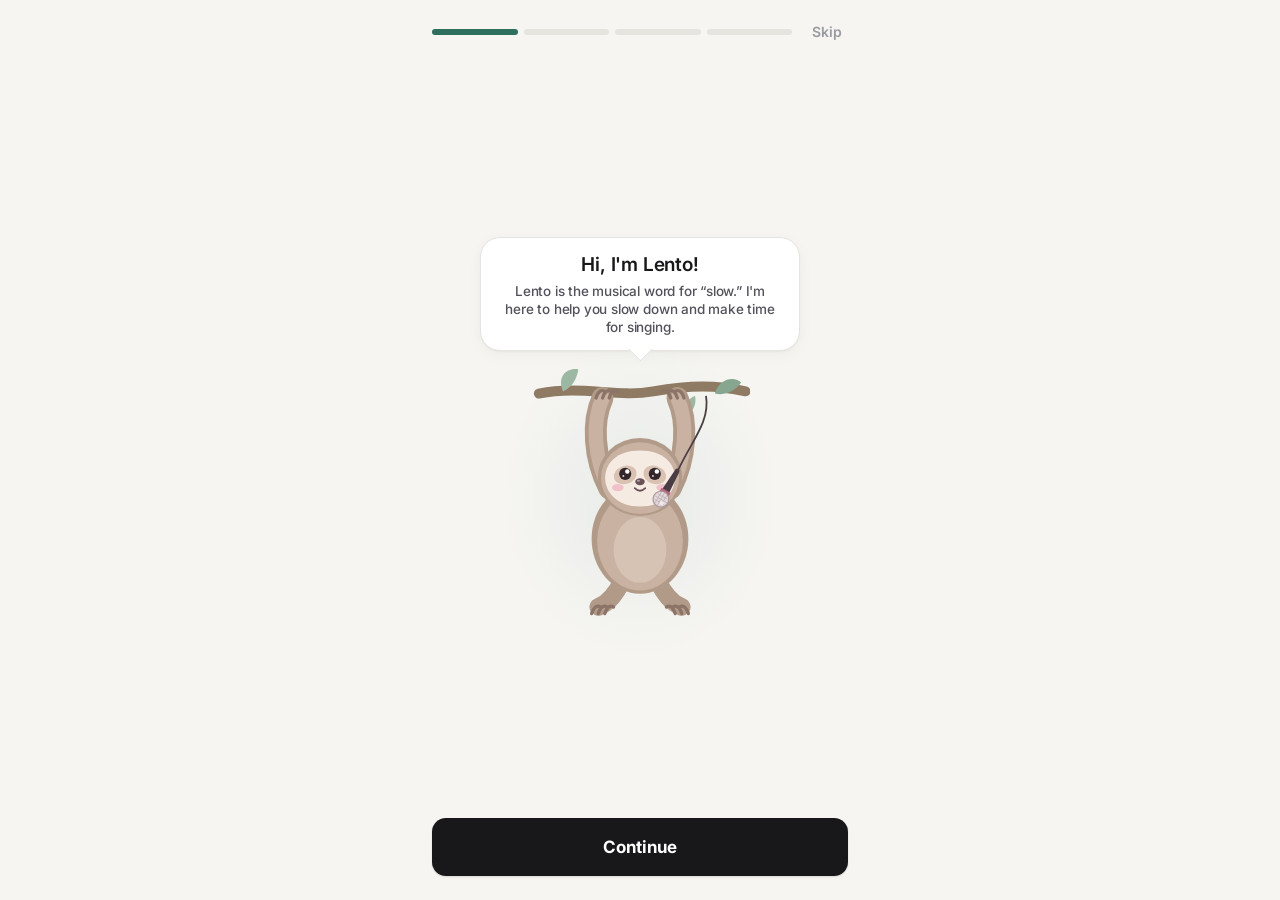
<file: index.html>
<!doctype html>
<html lang="en">
<head>
<meta charset="utf-8">
<script>try{document.documentElement.dataset.theme=localStorage.getItem("lentoTheme")||"neutral"}catch(e){}</script>
<meta name="viewport" content="width=device-width, initial-scale=1, viewport-fit=cover">
<meta name="apple-mobile-web-app-capable" content="yes">
<meta name="apple-mobile-web-app-title" content="Lento">
<meta name="theme-color" content="#f6f5f2">
<title>Lento · Vocal coach</title>
<link rel="preconnect" href="https://fonts.googleapis.com">
<link rel="preconnect" href="https://fonts.gstatic.com" crossorigin>
<link href="https://fonts.googleapis.com/css2?family=Fraunces:opsz,wght@9..144,400;9..144,500;9..144,600&family=Inter:wght@400;500;600;700&display=swap" rel="stylesheet">
<link rel="stylesheet" href="theme.css">
<link rel="icon" href="sloth.svg">
<link rel="apple-touch-icon" href="icons/icon-180.png">
<link rel="manifest" href="manifest.webmanifest">
<meta name="apple-mobile-web-app-status-bar-style" content="default">
<style>
  .scene { min-height: 100svh; padding: max(16px, env(safe-area-inset-top)) 22px calc(104px + env(safe-area-inset-bottom)); max-width: 460px; margin: 0 auto; }
  .top { width: 100%; display: flex; align-items: center; justify-content: space-between; }
  .brand { font-family: var(--serif); font-size: 22px; font-weight: 600; }
  .lento-big { width: 230px; height: 276px; margin-top: 8px; }
  .meta { font-size: 13.5px; color: var(--ink-3); }
  .scene .btn { width: 100%; }
</style>
</head>
<body>
<main class="scene">
  <div class="top">
    <span class="brand">Lento</span>
    <span class="pill" id="streak">0-day streak</span>
  </div>
  <div class="grow-space"></div>
  <div class="say fade-in" id="say">Good evening! Ready to sing?<small id="sub">Warm-up, scales, your song and a cooldown</small></div>
  <div class="lento-big sway"><div data-sloth="happy" id="mascot"></div></div>
  <div class="grow-space"></div>
  <span class="meta" id="meta"></span>
  <a class="btn accent big" href="lesson.html">Start your vocal lesson</a>
</main>

<script type="module">
  import { stats } from "./store.js";
  import { drawSloths } from "./sloth.js";
  import { tabbar, greeting } from "./ui.js";
  import { buildLesson } from "./lesson.js";
  import { loadSong } from "./song.js";

  // First visit: Lento introduces herself (once more for anyone who met her as Mariah)
  let met = true;
  try { met = localStorage.getItem("lentoMet") === "1"; } catch {}
  if (!met) location.replace("welcome.html");

  const $ = (id) => document.getElementById(id);
  const s = stats(), song = loadSong();
  const minutes = buildLesson({ song }).minutes;
  const today = s.count && new Date(JSON.parse(localStorage.getItem("lentoSessions") ?? "[]").at(-1)?.at).toDateString() === new Date().toDateString();

  $("streak").textContent = `${s.streak}-day streak`;
  $("say").firstChild.textContent = today ? "You sang today! Want to go again?" : `${greeting()}! Ready to sing?`;
  $("sub").textContent = song ? `Warm-up, scales, ${song.title} and a cooldown` : "Warm-up, scales and a cooldown";
  $("meta").textContent = `About ${minutes} minutes${s.lastAccuracy !== null ? ` · last time ${s.lastAccuracy}% on pitch` : ""}`;
  if (today) $("mascot").dataset.sloth = "proud";

  drawSloths();
  tabbar("today");
</script>
</body>
</html>
</file>
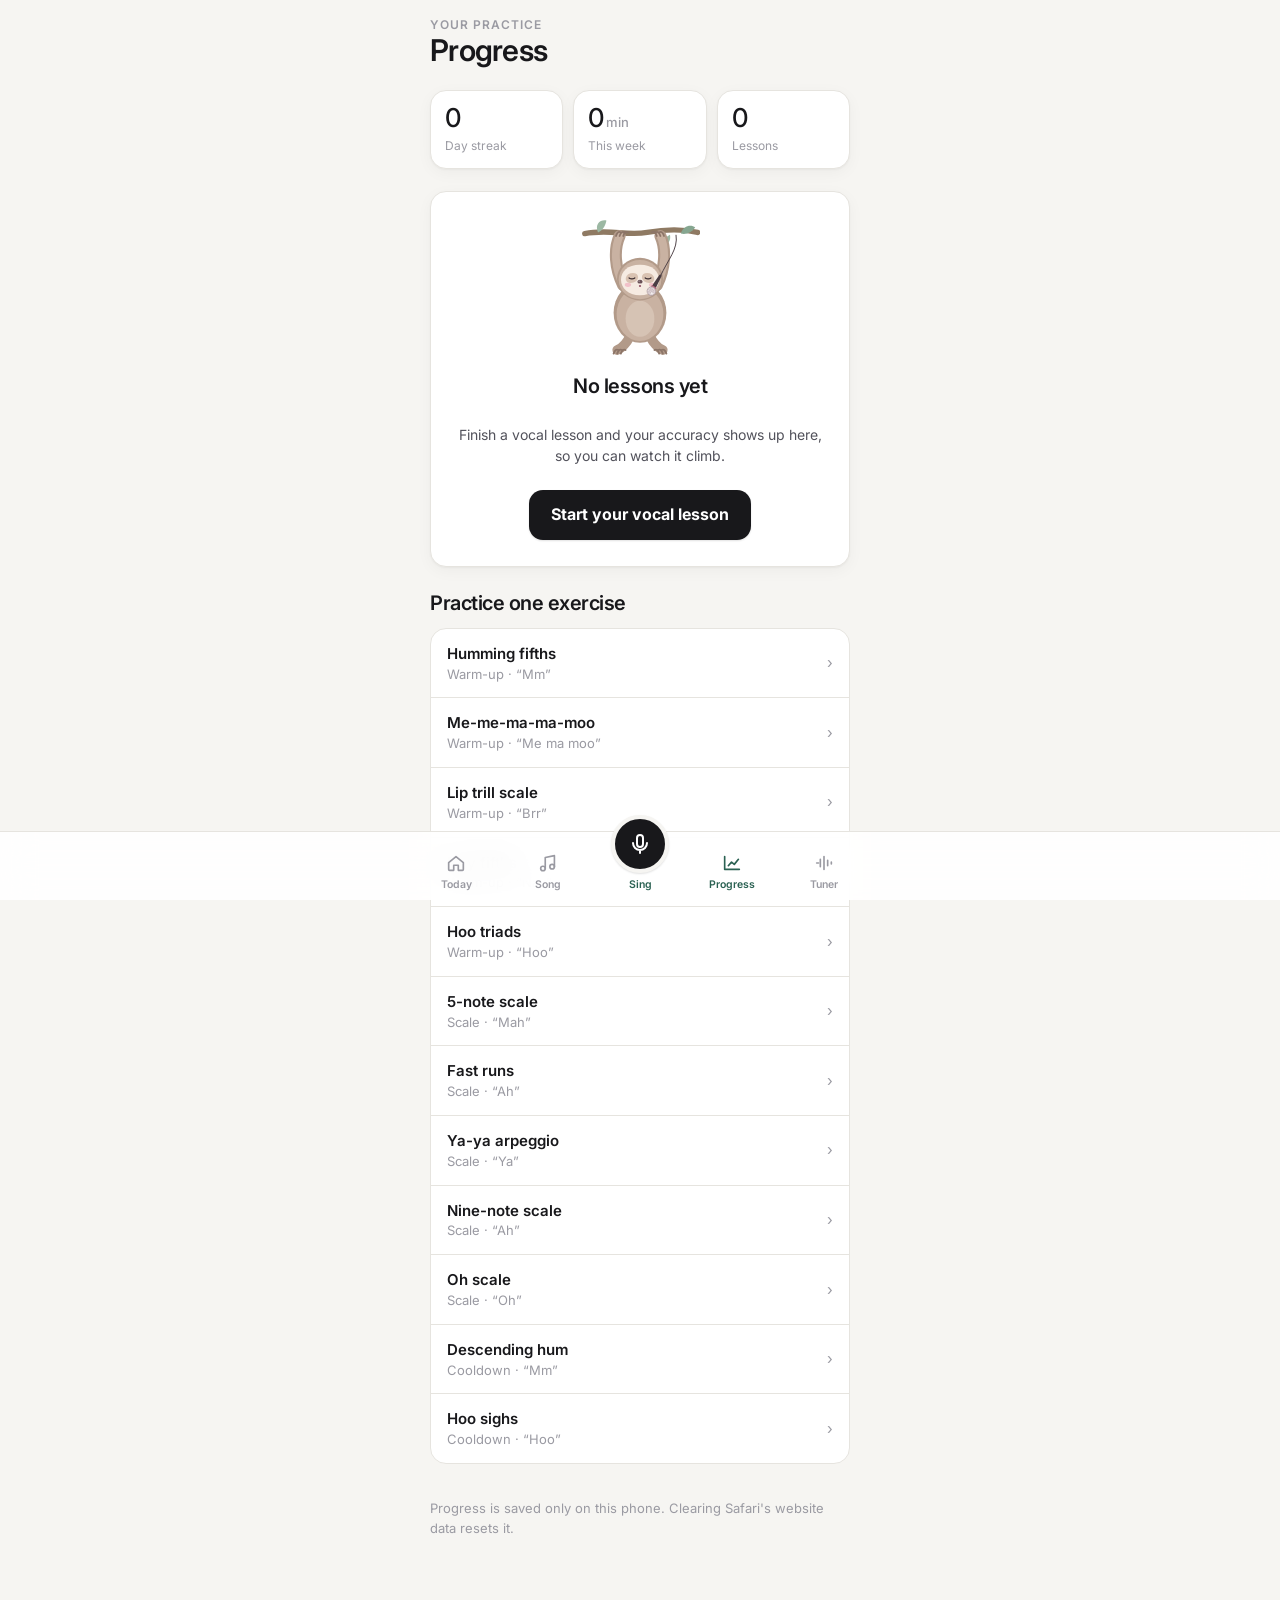
<file: progress.html>
<!doctype html>
<html lang="en">
<head>
<meta charset="utf-8">
<script>try{document.documentElement.dataset.theme=localStorage.getItem("lentoTheme")||"neutral"}catch(e){}</script>
<meta name="viewport" content="width=device-width, initial-scale=1, viewport-fit=cover">
<meta name="apple-mobile-web-app-capable" content="yes">
<meta name="apple-mobile-web-app-title" content="Lento">
<meta name="theme-color" content="#f6f5f2">
<title>Progress · Lento</title>
<link rel="preconnect" href="https://fonts.googleapis.com">
<link rel="preconnect" href="https://fonts.gstatic.com" crossorigin>
<link href="https://fonts.googleapis.com/css2?family=Fraunces:opsz,wght@9..144,400;9..144,500;9..144,600&family=Inter:wght@400;500;600;700&display=swap" rel="stylesheet">
<link rel="stylesheet" href="theme.css">
<link rel="icon" href="sloth.svg">
<link rel="apple-touch-icon" href="icons/icon-180.png">
<link rel="manifest" href="manifest.webmanifest">
<meta name="apple-mobile-web-app-status-bar-style" content="default">
<style>
  .chart-card { padding: 16px; display: flex; flex-direction: column; gap: 10px; }
  .chart-top { display: flex; justify-content: space-between; align-items: baseline; }
  .chart-top .v { font-family: var(--serif); font-size: 26px; }
  .chart-top .v small { font-family: var(--sans); font-size: 13px; color: var(--ink-3); margin-left: 2px; }
  canvas { width: 100%; height: 150px; display: block; }
  .bar { height: 6px; border-radius: 3px; background: var(--surface-2); border: 1px solid var(--line); overflow: hidden; margin-top: 6px; }
  .bar i { display: block; height: 100%; background: var(--accent); border-radius: 3px; }
  .empty { padding: 26px 20px; display: flex; flex-direction: column; align-items: center; text-align: center; gap: 10px; }
  .empty .art { width: 120px; height: 144px; }
  .acc { font-weight: 600; font-variant-numeric: tabular-nums; }
  .acc.ok { color: var(--ok); } .acc.low { color: var(--low); } .acc.high { color: var(--high); }
</style>
</head>
<body>
<main class="app">
  <div>
    <div class="eyebrow">Your practice</div>
    <h1>Progress</h1>
  </div>

  <section class="stats">
    <div class="card stat"><div class="v" id="sStreak">0</div><div class="l">Day streak</div></div>
    <div class="card stat"><div class="v" id="sWeek">0<small>min</small></div><div class="l">This week</div></div>
    <div class="card stat"><div class="v" id="sCount">0</div><div class="l">Lessons</div></div>
  </section>

  <section class="card empty" id="empty" hidden>
    <div class="art" data-sloth="sleepy"></div>
    <h2>No lessons yet</h2>
    <p class="sub">Finish a vocal lesson and your accuracy shows up here, so you can watch it climb.</p>
    <a class="btn accent" href="lesson.html">Start your vocal lesson</a>
  </section>

  <div id="filled" style="display:contents" hidden>
    <section class="card chart-card">
      <div class="chart-top"><span class="eyebrow">Accuracy, recent sessions</span><span class="v" id="avg"></span></div>
      <canvas id="chart" aria-label="Accuracy over your recent sessions"></canvas>
    </section>

    <section class="section">
      <h2>By exercise</h2>
      <div class="list" id="byEx"></div>
    </section>

    <section class="section">
      <h2>History</h2>
      <div class="list" id="history"></div>
    </section>
  </div>

  <section class="section">
    <h2>Practice one exercise</h2>
    <div class="list" id="practice"></div>
  </section>

  <p class="hint">Progress is saved only on this phone. Clearing Safari's website data resets it.</p>
</main>

<script type="module">
  import { sessions, stats, accuracy } from "./store.js";
  import { EXERCISES } from "./exercises.js";
  import { drawSloths } from "./sloth.js";
  import { tabbar } from "./ui.js";

  const $ = (id) => document.getElementById(id);
  const css = (v) => getComputedStyle(document.documentElement).getPropertyValue(v).trim();
  const all = sessions();
  const s = stats();
  $("sStreak").textContent = s.streak;
  $("sWeek").innerHTML = `${s.weekMinutes}<small>min</small>`;
  $("sCount").textContent = s.count;

  const tone = (pct) => (pct >= 75 ? "ok" : pct >= 50 ? "low" : "high");

  if (!all.length) {
    $("empty").hidden = false;
    $("filled").remove();
  } else {
    $("filled").hidden = false;
    const recent = all.slice(-14);
    const accs = recent.map(accuracy);
    $("avg").innerHTML = `${Math.round(accs.reduce((a, b) => a + b, 0) / accs.length)}<small>% avg</small>`;
    drawChart(accs);

    // Only the exercises you've actually done, in library order
    $("byEx").innerHTML = EXERCISES.map((ex) => {
      let hits = 0, total = 0;
      for (const sess of all) for (const e of sess.exercises) if (e.id === ex.id) { hits += e.hits; total += e.total; }
      return { ex, pct: total ? Math.round((hits / total) * 100) : null };
    }).filter(({ pct }) => pct !== null).map(({ ex, pct }, i) => {
      return `<div class="row">
        <span class="badge">${i + 1}</span>
        <span class="grow"><div class="title">${ex.name}</div>
          <div class="bar"><i style="width:${pct ?? 0}%"></i></div></span>
        <span class="acc ${pct === null ? "" : tone(pct)}">${pct === null ? "–" : pct + "%"}</span>
      </div>`;
    }).join("");

    $("history").innerHTML = all.slice(-20).reverse().map((sess) => {
      const d = new Date(sess.at), pct = accuracy(sess);
      const when = d.toLocaleDateString(undefined, { weekday: "short", month: "short", day: "numeric" });
      const time = d.toLocaleTimeString(undefined, { hour: "numeric", minute: "2-digit" });
      const names = sess.exercises.map((e) => e.name).join(", ");
      return `<div class="row">
        <span class="grow"><div class="title">${when}</div><div class="meta">${time} · ${Math.max(1, Math.round(sess.minutes))} min · ${names}</div></span>
        <span class="acc ${tone(pct)}">${pct}%</span>
      </div>`;
    }).join("");
  }

  function drawChart(values) {
    const c = $("chart"), g = c.getContext("2d");
    const dpr = window.devicePixelRatio || 1, w = c.clientWidth, h = c.clientHeight;
    c.width = Math.round(w * dpr); c.height = Math.round(h * dpr);
    g.setTransform(dpr, 0, 0, dpr, 0, 0);
    const left = 30, pad = 10;
    const x = (i) => values.length === 1 ? (left + w) / 2 : left + pad + (i / (values.length - 1)) * (w - left - pad * 2);
    const y = (v) => h - 10 - (v / 100) * (h - 20);
    g.font = "500 10px Inter, -apple-system, sans-serif";
    for (const v of [0, 50, 100]) {
      g.strokeStyle = css("--line"); g.lineWidth = 1;
      g.beginPath(); g.moveTo(left, y(v)); g.lineTo(w, y(v)); g.stroke();
      g.fillStyle = css("--ink-3"); g.fillText(`${v}%`, 0, y(v) + 3);
    }
    // Soft area under the line, then the line, then points
    g.beginPath();
    values.forEach((v, i) => (i ? g.lineTo(x(i), y(v)) : g.moveTo(x(i), y(v))));
    g.lineTo(x(values.length - 1), y(0)); g.lineTo(x(0), y(0)); g.closePath();
    g.globalAlpha = .14; g.fillStyle = css("--accent"); g.fill(); g.globalAlpha = 1;
    g.beginPath();
    values.forEach((v, i) => (i ? g.lineTo(x(i), y(v)) : g.moveTo(x(i), y(v))));
    g.strokeStyle = css("--accent"); g.lineWidth = 2.5; g.lineJoin = "round"; g.stroke();
    values.forEach((v, i) => {
      g.beginPath(); g.arc(x(i), y(v), 3.5, 0, Math.PI * 2);
      g.fillStyle = css("--surface"); g.fill(); g.strokeStyle = css("--accent"); g.lineWidth = 2; g.stroke();
    });
  }

  const KINDS = { warmup: "Warm-up", scale: "Scale", cooldown: "Cooldown" };
  $("practice").innerHTML = EXERCISES.map((ex) => `
    <a class="row" href="lesson.html?only=${ex.id}">
      <span class="grow"><div class="title">${ex.name}</div><div class="meta">${KINDS[ex.kind]} · “${ex.sound}”</div></span>
      <span class="chev">›</span>
    </a>`).join("");

  drawSloths();
  tabbar("progress");
</script>
</body>
</html>
</file>
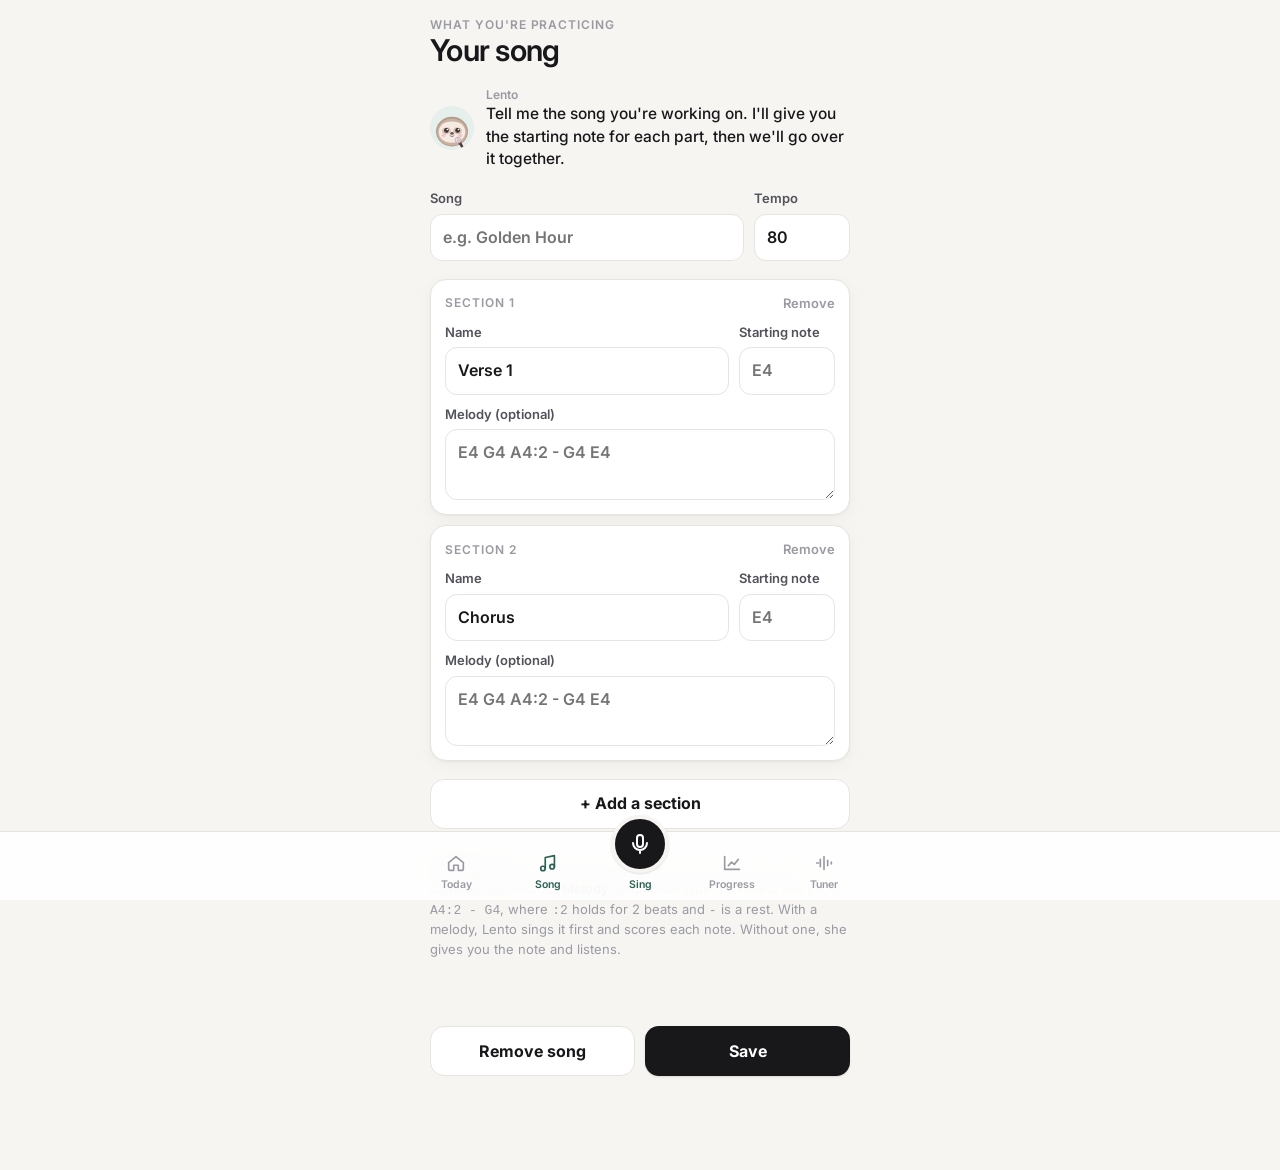
<file: song.html>
<!doctype html>
<html lang="en">
<head>
<meta charset="utf-8">
<script>try{document.documentElement.dataset.theme=localStorage.getItem("lentoTheme")||"neutral"}catch(e){}</script>
<meta name="viewport" content="width=device-width, initial-scale=1, viewport-fit=cover">
<meta name="apple-mobile-web-app-capable" content="yes">
<meta name="apple-mobile-web-app-title" content="Lento">
<meta name="theme-color" content="#f6f5f2">
<title>Your song · Lento</title>
<link rel="preconnect" href="https://fonts.googleapis.com">
<link rel="preconnect" href="https://fonts.gstatic.com" crossorigin>
<link href="https://fonts.googleapis.com/css2?family=Fraunces:opsz,wght@9..144,400;9..144,500;9..144,600&family=Inter:wght@400;500;600;700&display=swap" rel="stylesheet">
<link rel="stylesheet" href="theme.css">
<link rel="icon" href="sloth.svg">
<link rel="apple-touch-icon" href="icons/icon-180.png">
<link rel="manifest" href="manifest.webmanifest">
<meta name="apple-mobile-web-app-status-bar-style" content="default">
<style>
  .app { gap: 18px; }
  .nav { display: flex; align-items: center; justify-content: space-between; }
  .nav .mid { text-align: center; font-weight: 600; font-size: 15px; }
  label { display: flex; flex-direction: column; gap: 6px; font-size: 13px; font-weight: 600; color: var(--ink-2); }
  input, textarea { font: inherit; font-size: 16px; color: var(--ink); background: var(--surface); border: 1px solid var(--line); border-radius: 12px; padding: 11px 12px; width: 100%; }
  textarea { min-height: 64px; resize: vertical; }
  input:focus, textarea:focus { outline: 2px solid var(--accent-soft); border-color: var(--accent); }
  .sec { padding: 14px; display: flex; flex-direction: column; gap: 10px; }
  .sec .two { display: grid; grid-template-columns: 1fr 96px; gap: 10px; }
  .sec .head { display: flex; justify-content: space-between; align-items: center; }
  .sec .head button { font-size: 13px; color: var(--ink-3); font-weight: 600; }
  .bad { border-color: var(--high) !important; }
  .row-btns { display: grid; grid-template-columns: 1fr 1fr; gap: 10px; }
</style>
</head>
<body>
<main class="app">
  <div>
    <div class="eyebrow">What you're practicing</div>
    <h1>Your song</h1>
  </div>

  <div class="coach">
    <div class="avatar"><div data-sloth="happy" data-pose="head"></div></div>
    <div><div class="who">Lento</div><div class="says">Tell me the song you're working on. I'll give you the starting note for each part, then we'll go over it together.</div></div>
  </div>

  <div class="two" style="display:grid;grid-template-columns:1fr 96px;gap:10px">
    <label>Song<input id="title" placeholder="e.g. Golden Hour" autocomplete="off"></label>
    <label>Tempo<input id="bpm" inputmode="numeric" placeholder="80"></label>
  </div>

  <div class="section" id="sections"></div>
  <button class="btn ghost block" id="add">+ Add a section</button>

  <p class="hint"><b>Starting note</b> is the first note you sing, like E4 or Bb3 (the Tuner can help you find it). <b>Melody</b> is optional: type the notes, like <code>E4 G4 A4:2 - G4</code>, where <code>:2</code> holds for 2 beats and <code>-</code> is a rest. With a melody, Lento sings it first and scores each note. Without one, she gives you the note and listens.</p>

  <div class="error" id="error"></div>
  <div class="sub" id="saved" style="color:var(--ok);font-weight:600"></div>
  <div class="row-btns">
    <button class="btn ghost" id="clear">Remove song</button>
    <button class="btn accent" id="save">Save</button>
  </div>
</main>

<script type="module">
  import { loadSong, saveSong, parseNote, parseMelody } from "./song.js";
  import { drawSloths } from "./sloth.js";
  import { tabbar } from "./ui.js";

  const $ = (id) => document.getElementById(id);
  const song = loadSong() ?? { title: "", bpm: 80, sections: [{ name: "Verse 1", start: "", melody: "" }, { name: "Chorus", start: "", melody: "" }] };
  $("title").value = song.title;
  $("bpm").value = song.bpm || "";

  function render() {
    $("sections").innerHTML = song.sections.map((s, i) => `
      <div class="card sec" data-i="${i}">
        <div class="head"><span class="eyebrow">Section ${i + 1}</span>${song.sections.length > 1 ? `<button data-del="${i}">Remove</button>` : ""}</div>
        <div class="two">
          <label>Name<input data-k="name" value="${esc(s.name)}" placeholder="Chorus"></label>
          <label>Starting note<input data-k="start" value="${esc(s.start)}" placeholder="E4" autocapitalize="characters"></label>
        </div>
        <label>Melody (optional)<textarea data-k="melody" placeholder="E4 G4 A4:2 - G4 E4">${esc(s.melody ?? "")}</textarea></label>
      </div>`).join("");
    $("sections").querySelectorAll("input, textarea").forEach((el) => (el.oninput = () => {
      song.sections[el.closest(".sec").dataset.i][el.dataset.k] = el.value;
      el.classList.remove("bad");
    }));
    $("sections").querySelectorAll("[data-del]").forEach((b) => (b.onclick = () => { song.sections.splice(Number(b.dataset.del), 1); render(); }));
    $("add").hidden = song.sections.length >= 3;
  }

  $("add").onclick = () => { song.sections.push({ name: "", start: "", melody: "" }); render(); };
  $("clear").onclick = () => { saveSong(null); location.reload(); };
  $("save").onclick = () => {
    $("error").textContent = "";
    $("saved").textContent = "";
    song.title = $("title").value.trim();
    song.bpm = Number($("bpm").value) || 80;
    let ok = !!song.title;
    if (!ok) $("title").classList.add("bad");
    song.sections.forEach((s, i) => {
      const card = $("sections").children[i];
      if (parseNote(s.start) === null) { ok = false; card.querySelector('[data-k="start"]').classList.add("bad"); }
      if (s.melody?.trim() && !parseMelody(s.melody)) { ok = false; card.querySelector('[data-k="melody"]').classList.add("bad"); }
      if (!s.name?.trim()) s.name = `Section ${i + 1}`;
    });
    if (!ok) { $("error").textContent = "Check the highlighted boxes. Notes look like E4, F#3 or Bb4."; return; }
    saveSong(song);
    $("saved").textContent = "Saved. Lento will work on it in your next lesson.";
  };

  function esc(t) { return String(t ?? "").replace(/[&<>"]/g, (c) => ({ "&": "&amp;", "<": "&lt;", ">": "&gt;", '"': "&quot;" })[c]); }
  render();
  drawSloths();
  tabbar("song");
</script>
</body>
</html>
</file>
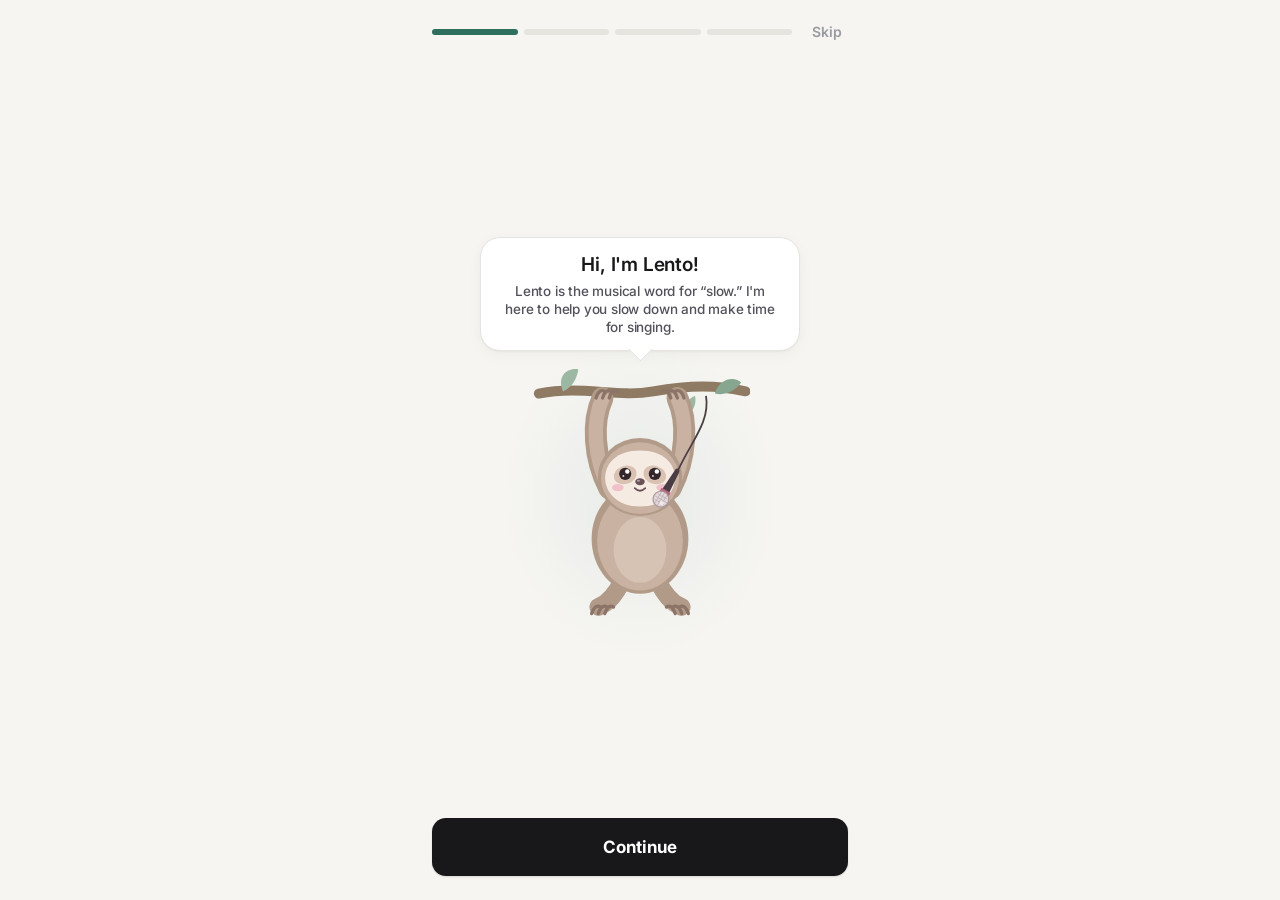
<file: welcome.html>
<!doctype html>
<html lang="en">
<head>
<meta charset="utf-8">
<script>try{document.documentElement.dataset.theme=localStorage.getItem("lentoTheme")||"neutral"}catch(e){}</script>
<meta name="viewport" content="width=device-width, initial-scale=1, viewport-fit=cover">
<meta name="apple-mobile-web-app-capable" content="yes">
<meta name="apple-mobile-web-app-title" content="Lento">
<meta name="theme-color" content="#f6f5f2">
<title>Meet Lento</title>
<link rel="preconnect" href="https://fonts.googleapis.com">
<link rel="preconnect" href="https://fonts.gstatic.com" crossorigin>
<link href="https://fonts.googleapis.com/css2?family=Fraunces:opsz,wght@9..144,400;9..144,500;9..144,600&family=Inter:wght@400;500;600;700&display=swap" rel="stylesheet">
<link rel="stylesheet" href="theme.css">
<link rel="icon" href="sloth.svg">
<link rel="apple-touch-icon" href="icons/icon-180.png">
<link rel="manifest" href="manifest.webmanifest">
<meta name="apple-mobile-web-app-status-bar-style" content="default">
<style>
  .scene { min-height: 100svh; max-width: 460px; margin: 0 auto; padding: max(16px, env(safe-area-inset-top)) 22px calc(24px + env(safe-area-inset-bottom)); }
  .say { font-size: 19px; }
  .scene .btn { width: 100%; }
  .skip { font-size: 14px; font-weight: 600; color: var(--ink-3); padding: 6px; }
  .nav { width: 100%; display: flex; align-items: center; gap: 14px; }
</style>
</head>
<body>
<main class="scene">
  <div class="nav"><div class="steps" id="steps"></div><button class="skip" id="skip">Skip</button></div>
  <div class="grow-space"></div>
  <div class="say fade-in" id="say"></div>
  <div class="lento-big sway"><div id="mascot" data-sloth="happy"></div></div>
  <div class="grow-space"></div>
  <button class="btn accent big" id="next">Continue</button>
</main>

<script type="module">
  import { drawSloths, setMood } from "./sloth.js";
  import { speak, unlock } from "./voice.js";
  import { createPiano } from "./piano.js";

  const $ = (id) => document.getElementById(id);
  // One idea per screen, like meeting a new friend
  const STEPS = [
    { mood: "happy", text: "Hi, I'm Lento!", sub: "Lento is the musical word for “slow.” I'm here to help you slow down and make time for singing.",
      voice: "Hi, I'm Lento, your vocal coach. Lento means slow, and that's the idea: slow down, take a breath, and make a little time for singing." },
    { mood: "sing", text: "I sing it first, then it's your turn.", sub: "Warm-ups, scales and your song, with me on the piano. A little different every day.",
      voice: "In every lesson, I sing each exercise first. Then it's your turn, and I'll play piano with you." },
    { mood: "proud", text: "I listen while you sing.", sub: "If a note goes flat, sharp or breathy, we'll go over it together until it feels right.",
      voice: "I listen while you sing. If something's a little off, we'll practice it together until it's right." },
    { mood: "happy", text: "Pop in wired earbuds.", sub: "That way I hear you, not the piano. Nothing is recorded, and your progress stays on this phone.", cta: "Let's sing!",
      voice: "Pop in your earbuds, and let's sing!" },
  ];
  let i = 0, ctx, piano;
  $("steps").innerHTML = STEPS.map(() => "<i></i>").join("");

  function show() {
    const st = STEPS[i];
    $("say").innerHTML = `${st.text}<small>${st.sub}</small>`;
    $("say").classList.remove("fade-in"); void $("say").offsetWidth; $("say").classList.add("fade-in");
    setMood($("mascot"), st.mood);
    [...$("steps").children].forEach((el, j) => el.classList.toggle("on", j <= i));
    $("next").textContent = st.cta ?? "Continue";
  }

  // A slow, warm rolled chord on the grand piano when she first says hi
  async function hello() {
    ctx ??= new (window.AudioContext || window.webkitAudioContext)();
    await ctx.resume();
    piano ??= createPiano(ctx);
    const chord = [48, 55, 64, 67, 72, 76];
    await piano.preload(chord);
    const t0 = ctx.currentTime + 0.05;
    chord.forEach((m, k) => piano.play(m, t0 + k * 0.16, 2.6 - k * 0.16, 0.5));
  }

  const done = () => { try { localStorage.setItem("lentoMet", "1"); } catch {} location.href = "./"; };
  $("next").onclick = () => {
    unlock();
    if (i === STEPS.length - 1) return done();
    if (i === 0) hello().catch(() => {});
    i++;
    show();
    speak(STEPS[i].voice);
  };
  $("skip").onclick = done;
  show();
  drawSloths();
</script>
</body>
</html>
</file>
<file: theme.css>
/* Lento design system. Three looks, picked with data-theme on <html>:
   studio (default): warm rose and peach. night: a late-night practice room,
   deep plum with warm gold. forest: soft greens and cream. */
[data-theme="night"] {
  --bg: #151022;
  --bg-glow: radial-gradient(120% 55% at 50% 0%, #2d2047 0%, #151022 65%);
  --surface: #211a33;
  --surface-2: #2a213f;
  --ink: #f7f0ea;
  --ink-2: #c9bdd1;
  --ink-3: #8f82a2;
  --line: #352b4c;
  --accent: #f2b45a;
  --accent-ink: #f6c77c;
  --accent-soft: #3b2e44;
  --ok: #6fd6a8;
  --ok-soft: #1f3a33;
  --low: #f2a65a;
  --low-soft: #3d2e25;
  --high: #ff7a85;
  --high-soft: #3f2430;
  --bar: rgba(21, 16, 34, .88);
  --cta: linear-gradient(135deg, #f7cc82, #ee9a5c);
  --cta-ink: #1b1328;
  --cta-shadow: 0 8px 24px rgba(242, 180, 90, .35);
  --halo: radial-gradient(closest-side, rgba(242, 180, 90, .28), transparent);
  --shadow: 0 10px 30px rgba(0, 0, 0, .35);
  color-scheme: dark;
}
:root, [data-theme="studio"] {
  --bg: #fbf4ee;
  --bg-glow: linear-gradient(180deg, #fde7e4 0%, #fbf4ee 55%);
  --surface: #ffffff;
  --surface-2: #fdf7f2;
  --ink: #2a1a22;
  --ink-2: #6e5560;
  --ink-3: #a8939b;
  --line: #f0e2da;
  --accent: #d9577a;
  --accent-ink: #b8405f;
  --accent-soft: #fde3ea;
  --ok: #3fa47a;
  --ok-soft: #dcf3e8;
  --low: #e8973f;
  --low-soft: #fbecd9;
  --high: #e05a52;
  --high-soft: #fbe1df;
  --bar: rgba(255, 250, 246, .92);
  --cta: linear-gradient(135deg, #ec6d8f, #c94f8d);
  --cta-ink: #fff;
  --cta-shadow: 0 8px 20px rgba(217, 87, 122, .35);
  --halo: radial-gradient(closest-side, rgba(251, 195, 212, .7), transparent);
  --shadow: 0 2px 4px rgba(90, 30, 50, .05), 0 12px 32px rgba(217, 87, 122, .10);
  color-scheme: light;
}
[data-theme="forest"] {
  --bg: #f3f1e4;
  --bg-glow: linear-gradient(180deg, #e2efd5 0%, #f3f1e4 55%);
  --surface: #fffdf5;
  --surface-2: #f8f6ea;
  --ink: #1f2a22;
  --ink-2: #55655a;
  --ink-3: #93a097;
  --line: #e3e2cf;
  --accent: #3f8f63;
  --accent-ink: #2f7550;
  --accent-soft: #dcefd9;
  --ok: #3f8f63;
  --ok-soft: #dcefd9;
  --low: #e0973c;
  --low-soft: #f7ead5;
  --high: #d65a4a;
  --high-soft: #f6dfda;
  --bar: rgba(255, 253, 245, .94);
  --cta: #3f8f63;
  --cta-ink: #fff;
  --cta-shadow: 0 5px 0 #2a6a47;
  --halo: radial-gradient(closest-side, rgba(169, 214, 166, .8), transparent);
  --shadow: 0 3px 0 rgba(31, 42, 34, .06), 0 10px 26px rgba(63, 143, 99, .10);
  color-scheme: light;
}
:root {
  --radius: 22px;
  --serif: "Fraunces", Georgia, "Times New Roman", serif;
  --sans: "Inter", -apple-system, BlinkMacSystemFont, "Segoe UI", Roboto, sans-serif;
}

* { box-sizing: border-box; }
[hidden] { display: none !important; }
html, body { margin: 0; min-height: 100%; }
body {
  background: var(--bg-glow) no-repeat, var(--bg); color: var(--ink); font-family: var(--sans); font-size: 15px; line-height: 1.45;
  -webkit-font-smoothing: antialiased; -webkit-tap-highlight-color: transparent;
}
button { font: inherit; color: inherit; border: 0; background: none; cursor: pointer; padding: 0; }
a { color: inherit; text-decoration: none; }

/* App shell */
.app { max-width: 460px; margin: 0 auto; min-height: 100vh; padding: max(16px, env(safe-area-inset-top)) 20px calc(96px + env(safe-area-inset-bottom)); display: flex; flex-direction: column; gap: 22px; }
.eyebrow { font-size: 12px; font-weight: 600; letter-spacing: .08em; text-transform: uppercase; color: var(--ink-3); }
h1, .h1 { font-family: var(--serif); font-weight: 500; font-size: 30px; line-height: 1.15; letter-spacing: -.01em; margin: 0; }
h2, .h2 { font-family: var(--serif); font-weight: 500; font-size: 20px; margin: 0; letter-spacing: -.005em; }
.sub { color: var(--ink-2); font-size: 14px; }
.section { display: flex; flex-direction: column; gap: 10px; }
.section-head { display: flex; align-items: baseline; justify-content: space-between; }
.section-head a { font-size: 13px; font-weight: 600; color: var(--accent-ink); }

/* Cards and rows */
.card { background: var(--surface); border: 1px solid var(--line); border-radius: var(--radius); box-shadow: var(--shadow); }
.list { background: var(--surface); border: 1px solid var(--line); border-radius: var(--radius); overflow: hidden; }
.row { display: flex; align-items: center; gap: 14px; padding: 14px 16px; width: 100%; text-align: left; }
.row + .row { border-top: 1px solid var(--line); }
.row .badge { width: 36px; height: 36px; border-radius: 12px; background: var(--accent-soft); color: var(--accent-ink); display: grid; place-items: center; font-weight: 600; font-size: 14px; flex: none; }
.row .grow { flex: 1; min-width: 0; }
.row .title { font-weight: 600; font-size: 15px; }
.row .meta { color: var(--ink-3); font-size: 13px; }
.row .chev { color: var(--ink-3); flex: none; }

/* Stats */
.stats { display: grid; grid-template-columns: repeat(3, 1fr); gap: 10px; }
.stat { padding: 14px; }
.stat .v { font-family: var(--serif); font-size: 26px; line-height: 1; font-weight: 500; }
.stat .v small { font-family: var(--sans); font-size: 13px; color: var(--ink-3); font-weight: 500; margin-left: 2px; }
.stat .l { font-size: 12px; color: var(--ink-3); margin-top: 6px; }

/* Buttons */
.btn { display: inline-flex; align-items: center; justify-content: center; gap: 8px; height: 50px; padding: 0 22px; border-radius: 16px; font-weight: 700; font-size: 16px; background: var(--ink); color: var(--bg); }
.btn.big { height: 58px; font-size: 17px; border-radius: 18px; }
.btn.block { width: 100%; }
.btn.accent { background: var(--cta); color: var(--cta-ink); box-shadow: var(--cta-shadow); }
.btn.ghost { background: var(--surface); color: var(--ink); border: 1px solid var(--line); }
.btn.stop { background: var(--surface); color: var(--ink); border: 1px solid var(--line); }
.icon-btn { width: 40px; height: 40px; border-radius: 12px; display: grid; place-items: center; color: var(--ink-2); background: var(--surface); border: 1px solid var(--line); }
.stepper { display: flex; align-items: center; gap: 4px; }
.stepper button { width: 34px; height: 34px; border-radius: 10px; background: var(--surface-2); border: 1px solid var(--line); font-size: 18px; color: var(--ink-2); }
.stepper .val { min-width: 58px; text-align: center; font-weight: 600; font-variant-numeric: tabular-nums; }

/* Bottom tab bar, with a raised Sing button in the middle */
.tabbar { position: fixed; left: 0; right: 0; bottom: 0; z-index: 10; background: var(--bar); backdrop-filter: blur(16px) saturate(1.4); -webkit-backdrop-filter: blur(16px) saturate(1.4); border-top: 1px solid var(--line); padding-bottom: env(safe-area-inset-bottom); view-transition-name: tabbar; }
.tabbar nav { max-width: 460px; margin: 0 auto; display: flex; align-items: flex-end; }
.tabbar a { flex: 1; display: flex; flex-direction: column; align-items: center; gap: 3px; padding: 9px 0 8px; font-size: 10.5px; font-weight: 600; color: var(--ink-3); transition: color .2s; }
.tabbar a svg { width: 22px; height: 22px; }
.tabbar a.on { color: var(--accent-ink); }
.tabbar a.sing { color: var(--accent-ink); }
.tabbar a.sing span { width: 58px; height: 58px; margin-top: -26px; margin-bottom: 1px; border-radius: 50%; display: grid; place-items: center; background: var(--cta); color: var(--cta-ink); box-shadow: var(--cta-shadow); border: 4px solid var(--bg); transition: transform .15s; }
.tabbar a.sing span svg { width: 24px; height: 24px; }
.tabbar a.sing:active span { transform: scale(.92); }

/* Pull-up sheet */
.sheet-backdrop { position: fixed; inset: 0; z-index: 30; background: rgba(10, 6, 14, .4); opacity: 0; pointer-events: none; transition: opacity .25s; }
.sheet-backdrop.open { opacity: 1; pointer-events: auto; }
.sheet { position: fixed !important; left: 0; right: 0; bottom: 0; z-index: 31; max-width: 460px; margin: 0 auto; max-height: 85vh; overflow-y: auto; border-radius: 24px 24px 0 0 !important; padding-bottom: calc(16px + env(safe-area-inset-bottom)) !important; transform: translateY(105%); transition: transform .32s cubic-bezier(.2, .8, .2, 1); display: block !important; }
.sheet.open { transform: translateY(0); }
.sheet-handle { width: 40px; height: 5px; border-radius: 3px; background: var(--line); margin: 10px auto 6px; cursor: pointer; }

/* Feels like an app: no zoom on double tap, gentle press feedback, smooth page changes */
html { -webkit-text-size-adjust: 100%; }
body { overscroll-behavior-y: none; }
a, button { touch-action: manipulation; -webkit-user-select: none; user-select: none; -webkit-touch-callout: none; }
.btn, .row, .mood, .icon-btn, .card a { transition: transform .12s, background .2s; }
.btn:active, .icon-btn:active, .mood:active { transform: scale(.96); }
a.row:active, button.row:active, a.card:active { transform: scale(.985); }
@view-transition { navigation: auto; }
::view-transition-old(root) { animation: .22s ease both page-out; }
::view-transition-new(root) { animation: .3s cubic-bezier(.2, .8, .2, 1) both page-in; }
@keyframes page-out { to { opacity: 0; transform: translateY(-6px); } }
@keyframes page-in { from { opacity: 0; transform: translateY(10px); } }
@media (prefers-reduced-motion: reduce) { ::view-transition-old(root), ::view-transition-new(root) { animation: none; } }

/* Coach line: Lento's avatar and what she says */
.coach { display: flex; align-items: center; gap: 12px; }
.coach .avatar { width: 44px; height: 44px; border-radius: 50%; background: var(--accent-soft); overflow: hidden; flex: none; display: grid; place-items: center; }
.coach .avatar > div { width: 40px; height: 40px; margin-top: 4px; }
.coach .who { font-size: 12px; font-weight: 600; color: var(--ink-3); }
.coach .says { font-size: 15.5px; font-weight: 500; }
.coach .says.ok { color: var(--ok); } .coach .says.low { color: var(--low); } .coach .says.high { color: var(--high); }

.hint { color: var(--ink-3); font-size: 13px; line-height: 1.5; }
.hint b { color: var(--ink-2); font-weight: 600; }
.error { color: var(--high); font-size: 14px; }
.pill { display: inline-flex; align-items: center; gap: 6px; height: 26px; padding: 0 10px; border-radius: 999px; font-size: 12px; font-weight: 600; background: var(--accent-soft); color: var(--accent-ink); }

/* "Just Lento" screens: one big sloth, one line from her, one button */
.scene { min-height: 100svh; display: flex; flex-direction: column; align-items: center; gap: 14px; text-align: center; }
.scene .grow-space { flex: 1; }
.lento-big { position: relative; width: 220px; height: 264px; display: grid; place-items: center; }
.lento-big::before { content: ""; position: absolute; inset: -30px; background: var(--halo); border-radius: 50%; z-index: -1; }
.lento-big > div { width: 100%; height: 100%; }
.sway > div { transform-origin: 50% 8%; animation: sway 5s ease-in-out infinite; }
@keyframes sway { 0%, 100% { transform: rotate(-2.2deg); } 50% { transform: rotate(2.2deg); } }
@media (prefers-reduced-motion: reduce) { .sway > div { animation: none; } }
.say { position: relative; max-width: 320px; background: var(--surface); border: 1px solid var(--line); border-radius: 20px; padding: 14px 18px; font-size: 17px; font-weight: 600; line-height: 1.35; box-shadow: var(--shadow); }
.say::after { content: ""; position: absolute; left: 50%; bottom: -8px; width: 16px; height: 16px; margin-left: -8px; background: var(--surface); border-right: 1px solid var(--line); border-bottom: 1px solid var(--line); transform: rotate(45deg); }
.say small { display: block; margin-top: 4px; font-size: 13.5px; font-weight: 500; color: var(--ink-2); }
.choices { width: 100%; display: flex; flex-direction: column; gap: 10px; }
.choice { width: 100%; display: flex; align-items: center; gap: 14px; padding: 16px 18px; border-radius: 18px; background: var(--surface); border: 2px solid var(--line); font-size: 16px; font-weight: 600; text-align: left; box-shadow: var(--shadow); }
.choice .e { font-size: 26px; }
.choice .ic { width: 40px; height: 40px; border-radius: 12px; flex: none; display: grid; place-items: center; background: var(--accent-soft); color: var(--accent-ink); }
.choice .ic svg { width: 20px; height: 20px; }
.choice .grow { flex: 1; }
.choice .hint-line { font-size: 13px; font-weight: 500; color: var(--ink-3); margin-top: 1px; }
.choice .chev { color: var(--ink-3); font-size: 20px; }
.choice[aria-pressed="true"] { border-color: var(--accent); background: var(--accent-soft); }
.steps { width: 100%; display: flex; gap: 6px; }
.steps i { flex: 1; height: 6px; border-radius: 3px; background: var(--line); transition: background .3s; }
.steps i.on { background: var(--accent); }
.fade-in { animation: page-in .35s cubic-bezier(.2, .8, .2, 1) both; }

/* Yellow looks */
[data-theme="sunny"] {
  --bg: #fff8e1;
  --bg-glow: linear-gradient(180deg, #ffefb0 0%, #fff8e1 55%);
  --surface: #ffffff;
  --surface-2: #fffcf0;
  --ink: #33270f;
  --ink-2: #6f5d3a;
  --ink-3: #ab9b78;
  --line: #f3e6bf;
  --accent: #f0a500;
  --accent-ink: #b57400;
  --accent-soft: #ffefc2;
  --ok: #3a9d6a;
  --ok-soft: #dcf2e4;
  --low: #e07b2e;
  --low-soft: #fbe5d2;
  --high: #d9534f;
  --high-soft: #f9dedd;
  --bar: rgba(255, 252, 240, .94);
  --cta: linear-gradient(135deg, #ffd54a, #ffad1f);
  --cta-ink: #33270f;
  --cta-shadow: 0 8px 20px rgba(240, 165, 0, .35);
  --halo: radial-gradient(closest-side, rgba(255, 213, 74, .55), transparent);
  --shadow: 0 2px 4px rgba(120, 90, 20, .05), 0 12px 30px rgba(240, 165, 0, .12);
  color-scheme: light;
}
[data-theme="lemon"] {
  --bg: #fffbe8;
  --bg-glow: linear-gradient(180deg, #fff3a8 0%, #fffbe8 50%);
  --surface: #ffffff;
  --surface-2: #fffdf3;
  --ink: #1f1b12;
  --ink-2: #5d5544;
  --ink-3: #a29a84;
  --line: #efe8c8;
  --accent: #e6b800;
  --accent-ink: #8f7200;
  --accent-soft: #fff4b8;
  --ok: #2f9e6e;
  --ok-soft: #d8f2e5;
  --low: #e0832e;
  --low-soft: #fbe7d3;
  --high: #d4504d;
  --high-soft: #f8dcdb;
  --bar: rgba(255, 253, 243, .95);
  --cta: #ffd23f;
  --cta-ink: #1f1b12;
  --cta-shadow: 0 5px 0 #d9a800;
  --halo: radial-gradient(closest-side, rgba(255, 228, 92, .6), transparent);
  --shadow: 0 3px 0 rgba(31, 27, 18, .05), 0 10px 26px rgba(214, 170, 0, .10);
  color-scheme: light;
}

/* Neutral: calm and professional. Off-white, near-black, one deep green accent, no glow */
[data-theme="neutral"] {
  --bg: #f6f5f2;
  --bg-glow: linear-gradient(transparent, transparent);
  --surface: #ffffff;
  --surface-2: #fafaf8;
  --ink: #18181b;
  --ink-2: #52525b;
  --ink-3: #9a9aa2;
  --line: #e6e4df;
  --accent: #2f6f5e;
  --accent-ink: #2a6152;
  --accent-soft: #e5efeb;
  --ok: #2f855a;
  --ok-soft: #e1f0e7;
  --low: #c07a2c;
  --low-soft: #f6ebdd;
  --high: #c2453d;
  --high-soft: #f6e0de;
  --bar: rgba(255, 255, 255, .9);
  --cta: #18181b;
  --cta-ink: #ffffff;
  --cta-shadow: 0 1px 2px rgba(0, 0, 0, .12);
  --halo: radial-gradient(closest-side, rgba(47, 111, 94, .07), transparent);
  --shadow: 0 1px 2px rgba(24, 24, 27, .04), 0 4px 16px rgba(24, 24, 27, .04);
  --serif: "Inter", -apple-system, BlinkMacSystemFont, "Segoe UI", Roboto, sans-serif;
  --radius: 16px;
  color-scheme: light;
}
[data-theme="neutral"] h1, [data-theme="neutral"] .h1, [data-theme="neutral"] h2, [data-theme="neutral"] .h2 { font-weight: 600; letter-spacing: -.025em; }
[data-theme="neutral"] .say { font-weight: 600; letter-spacing: -.01em; }
[data-theme="neutral"] .btn { border-radius: 14px; }
[data-theme="neutral"] .tabbar a.sing span { border-color: var(--bg); }
</file>
